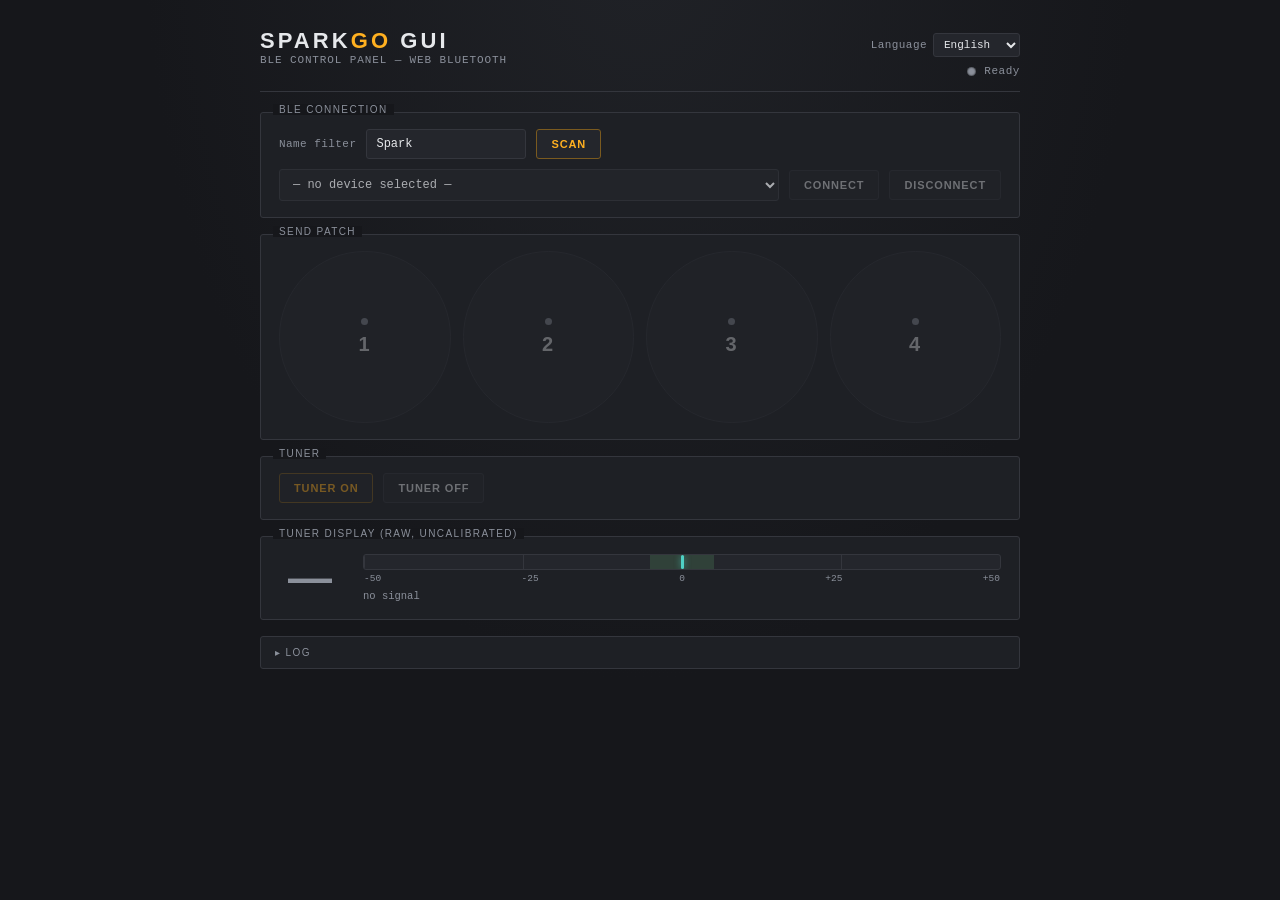
<file: docs/index.html>
<!DOCTYPE html>
<html lang="en">
<head>
<meta charset="UTF-8">
<meta name="viewport" content="width=device-width, initial-scale=1.0">
<title>Spark GO GUI</title>
<link rel="stylesheet" href="css/style.css">
</head>
<body>
<div class="rack">

  <header>
    <div>
      <h1>Spark<span>GO</span> GUI</h1>
      <div class="subtitle" data-i18n="subtitle">BLE control panel - Web Bluetooth</div>
    </div>
    <div class="header-right">
      <div class="lang-row">
        <label for="langSelect" data-i18n="label_language">Language</label>
        <select id="langSelect">
          <option value="en">English</option>
          <option value="it">Italiano</option>
        </select>
      </div>
      <div class="led-row">
        <div class="led" id="statusLed"></div>
        <div class="status-text" id="statusText">Ready</div>
      </div>
    </div>
  </header>

  <div class="panel" data-label="BLE connection" data-i18n-label="panel_connection">
    <div class="row">
      <label data-i18n="label_name_filter">Name filter</label>
      <input type="text" id="nameFilter" class="filter" value="Spark">
      <button id="btnScan" class="primary" data-i18n="btn_scan">Scan</button>
    </div>
    <div class="row">
      <select id="deviceSelect" disabled>
        <option value="" data-i18n="option_no_device">- no device selected -</option>
      </select>
      <button id="btnConnect" disabled data-i18n="btn_connect">Connect</button>
      <button id="btnDisconnect" class="danger" disabled data-i18n="btn_disconnect">Disconnect</button>
    </div>
  </div>

  <div class="panel" data-label="Send patch" data-i18n-label="panel_send_patch">
    <div class="footswitches">
      <button class="fsw" data-patch="1" disabled><span class="dot"></span>1</button>
      <button class="fsw" data-patch="2" disabled><span class="dot"></span>2</button>
      <button class="fsw" data-patch="3" disabled><span class="dot"></span>3</button>
      <button class="fsw" data-patch="4" disabled><span class="dot"></span>4</button>
    </div>
  </div>

  <div class="panel" data-label="Tuner" data-i18n-label="panel_tuner">
    <div class="row">
      <button id="btnTunerOn" class="primary" disabled data-i18n="btn_tuner_on">Tuner ON</button>
      <button id="btnTunerOff" class="danger" disabled data-i18n="btn_tuner_off">Tuner OFF</button>
    </div>
  </div>

  <div class="panel" data-label="Tuner display (raw, uncalibrated)" data-i18n-label="panel_tuner_display">
    <div class="tuner-display">
      <div class="tuner-note idle" id="tunerNote">&mdash;</div>
      <div class="tuner-gauge">
        <div class="tuner-bar">
          <div class="zone"></div>
          <div class="tick" style="left:0%"></div>
          <div class="tick" style="left:25%"></div>
          <div class="tick" style="left:50%"></div>
          <div class="tick" style="left:75%"></div>
          <div class="tick" style="left:100%"></div>
          <div class="needle" id="tunerNeedle"></div>
        </div>
        <div class="tuner-scale">
          <span>-50</span><span>-25</span><span>0</span><span>+25</span><span>+50</span>
        </div>
        <div class="tuner-raw" id="tunerRaw" data-i18n="tuner_no_signal">no signal</div>
      </div>
    </div>
  </div>

  <details class="log-panel">
    <summary data-i18n="log_title">Log</summary>
    <div id="log"></div>
  </details>

</div>

<script src="js/i18n.js"></script>
<script src="js/protocol.js"></script>
<script src="js/app.js"></script>
</body>
</html>
</file>
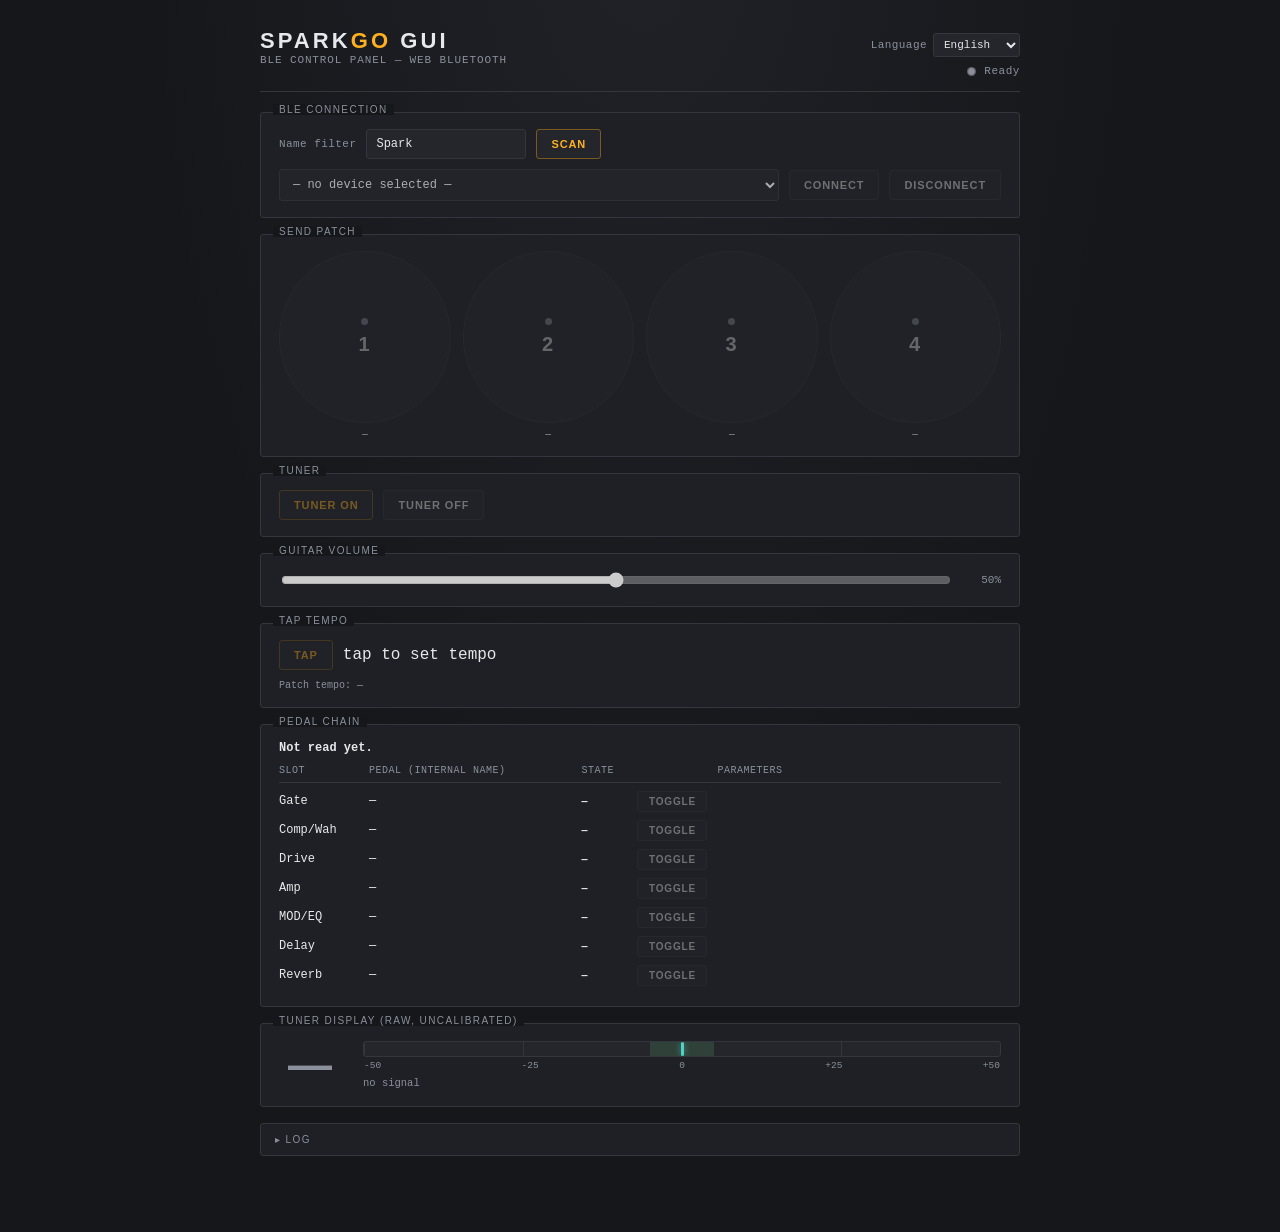
<file: web/index.html>
<!DOCTYPE html>
<html lang="en">
<head>
<meta charset="UTF-8">
<meta name="viewport" content="width=device-width, initial-scale=1.0">
<title>Spark GO GUI</title>
<link rel="stylesheet" href="css/style.css">
</head>
<body>
<div class="rack">

  <header>
    <div>
      <h1>Spark<span>GO</span> GUI</h1>
      <div class="subtitle" data-i18n="subtitle">BLE control panel - Web Bluetooth</div>
    </div>
    <div class="header-right">
      <div class="lang-row">
        <label for="langSelect" data-i18n="label_language">Language</label>
        <select id="langSelect">
          <option value="en">English</option>
          <option value="it">Italiano</option>
        </select>
      </div>
      <div class="led-row">
        <div class="led" id="statusLed"></div>
        <div class="status-text" id="statusText">Ready</div>
      </div>
    </div>
  </header>

  <div class="panel" data-label="BLE connection" data-i18n-label="panel_connection">
    <div class="row">
      <label data-i18n="label_name_filter">Name filter</label>
      <input type="text" id="nameFilter" class="filter" value="Spark">
      <button id="btnScan" class="primary" data-i18n="btn_scan">Scan</button>
    </div>
    <div class="row">
      <select id="deviceSelect" disabled>
        <option value="" data-i18n="option_no_device">- no device selected -</option>
      </select>
      <button id="btnConnect" disabled data-i18n="btn_connect">Connect</button>
      <button id="btnDisconnect" class="danger" disabled data-i18n="btn_disconnect">Disconnect</button>
    </div>
  </div>

  <div class="panel" data-label="Send patch" data-i18n-label="panel_send_patch">
    <div class="footswitches">
      <div class="fsw-cell">
        <button class="fsw" data-patch="1" disabled><span class="dot"></span>1</button>
        <div class="fsw-name" id="patchName0">—</div>
      </div>
      <div class="fsw-cell">
        <button class="fsw" data-patch="2" disabled><span class="dot"></span>2</button>
        <div class="fsw-name" id="patchName1">—</div>
      </div>
      <div class="fsw-cell">
        <button class="fsw" data-patch="3" disabled><span class="dot"></span>3</button>
        <div class="fsw-name" id="patchName2">—</div>
      </div>
      <div class="fsw-cell">
        <button class="fsw" data-patch="4" disabled><span class="dot"></span>4</button>
        <div class="fsw-name" id="patchName3">—</div>
      </div>
    </div>
  </div>

  <div class="panel" data-label="Tuner" data-i18n-label="panel_tuner">
    <div class="row">
      <button id="btnTunerOn" class="primary" disabled data-i18n="btn_tuner_on">Tuner ON</button>
      <button id="btnTunerOff" class="danger" disabled data-i18n="btn_tuner_off">Tuner OFF</button>
    </div>
  </div>

  <div class="panel" data-label="Guitar volume" data-i18n-label="panel_mixer">
    <div class="row mixer-row">
      <input type="range" id="guitarVolume" min="0" max="1" step="0.01" value="0.5" disabled>
      <span id="guitarVolumeLabel">50%</span>
    </div>
  </div>

  <div class="panel" data-label="Tap tempo" data-i18n-label="panel_tap_tempo">
    <div class="row">
      <button id="btnTapTempo" class="primary" disabled data-i18n="btn_tap">TAP</button>
      <span id="tapTempoDisplay" data-i18n="tap_tempo_none">tap to set tempo</span>
    </div>
    <div class="panel-note" id="patchBpmNote" data-i18n="patch_bpm_unknown">Patch tempo: —</div>
  </div>

  <div class="panel" data-label="Pedal chain" data-i18n-label="panel_chain">
    <div class="chain-preset" id="chainPresetLabel" data-i18n="chain_none">Not read yet.</div>
    <div class="chain-header-row">
      <div data-i18n="chain_header_slot">Slot</div>
      <div data-i18n="chain_header_pedal">Pedal (internal name)</div>
      <div data-i18n="chain_header_state">State</div>
      <div></div>
      <div data-i18n="chain_header_params">Parameters</div>
    </div>
    <div id="chainRows"></div>
  </div>

  <div class="panel" data-label="Tuner display (raw, uncalibrated)" data-i18n-label="panel_tuner_display">
    <div class="tuner-display">
      <div class="tuner-note idle" id="tunerNote">&mdash;</div>
      <div class="tuner-gauge">
        <div class="tuner-bar">
          <div class="zone"></div>
          <div class="tick" style="left:0%"></div>
          <div class="tick" style="left:25%"></div>
          <div class="tick" style="left:50%"></div>
          <div class="tick" style="left:75%"></div>
          <div class="tick" style="left:100%"></div>
          <div class="needle" id="tunerNeedle"></div>
        </div>
        <div class="tuner-scale">
          <span>-50</span><span>-25</span><span>0</span><span>+25</span><span>+50</span>
        </div>
        <div class="tuner-raw" id="tunerRaw" data-i18n="tuner_no_signal">no signal</div>
      </div>
    </div>
  </div>

  <details class="log-panel">
    <summary data-i18n="log_title">Log</summary>
    <div class="log-actions">
      <button id="btnLogExport" data-i18n="log_export">Export</button>
      <button id="btnLogClear" data-i18n="log_clear">Clear</button>
    </div>
    <div id="log"></div>
  </details>

</div>

<script src="js/i18n.js"></script>
<script src="js/protocol.js"></script>
<script src="js/app.js"></script>
</body>
</html>
</file>
<file: docs/css/style.css>
:root{
  --font-display: "Arial Narrow", "Helvetica Neue Condensed", "Segoe UI Semibold", Arial, sans-serif;
  --font-mono: ui-monospace, "SF Mono", "Cascadia Code", "Consolas", "Liberation Mono", Menlo, monospace;
  --bg: #16171b;
  --panel: #1e2025;
  --panel-raised: #24262c;
  --line: #34363d;
  --text: #e6e8eb;
  --muted: #8b909b;
  --amber: #ffb020;
  --amber-dim: #7a5a1f;
  --red: #ef5b5b;
  --green: #6fcf7a;
  --teal: #4fd1c5;
  --radius: 3px;
}
*{ box-sizing: border-box; }
body{
  margin:0;
  background: radial-gradient(ellipse at 50% -10%, #202227 0%, var(--bg) 55%);
  color: var(--text);
  font-family: var(--font-mono);
  min-height:100vh;
  padding: 28px 16px 60px;
}
.rack{ max-width: 760px; margin: 0 auto; }
header{
  display:flex; align-items:baseline; justify-content:space-between;
  border-bottom: 1px solid var(--line); padding-bottom: 14px; margin-bottom: 20px;
}
h1{
  font-family: var(--font-display); font-weight:700; font-size: 22px;
  letter-spacing: 0.14em; text-transform: uppercase; margin:0; color: var(--text);
}
h1 span{ color: var(--amber); }
.subtitle{ font-size: 11px; color: var(--muted); letter-spacing: 0.08em; text-transform: uppercase; }
.led-row{ display:flex; align-items:center; gap:8px; }
.led{ width:9px; height:9px; border-radius:50%; background: var(--muted); box-shadow: inset 0 0 2px #000; }
.led.on{ background: var(--green); box-shadow: 0 0 8px var(--green), inset 0 0 2px #033; }
.led.err{ background: var(--red); box-shadow: 0 0 8px var(--red); }
.led.busy{ background: var(--amber); box-shadow: 0 0 8px var(--amber); animation: pulse 1s infinite; }
@keyframes pulse{ 50%{ opacity:.35; } }
.status-text{ font-size: 11px; color: var(--muted); letter-spacing:0.05em; }
.header-right{ display:flex; flex-direction:column; align-items:flex-end; gap:8px; }
.lang-row{ display:flex; align-items:center; gap:6px; }
.lang-row label{ font-size:11px; color:var(--muted); letter-spacing:0.04em; }
.lang-row select{ flex: none; min-width: 0; padding: 4px 6px; font-size: 11px; }

.panel{
  background: var(--panel); border: 1px solid var(--line); border-radius: var(--radius);
  padding: 16px 18px; margin-bottom: 16px; position: relative;
}
.panel::before{
  content: attr(data-label); position:absolute; top:-9px; left:12px;
  background: var(--bg); padding: 0 6px; font-family: var(--font-display);
  font-size: 10px; letter-spacing: 0.14em; text-transform: uppercase; color: var(--muted);
}

.row{ display:flex; gap:10px; flex-wrap:wrap; align-items:center; margin-bottom:10px; }
.row:last-child{ margin-bottom:0; }
label{ font-size:11px; color:var(--muted); letter-spacing:0.04em; white-space:nowrap; }
input[type=text]{
  background: var(--panel-raised); border: 1px solid var(--line); color: var(--text);
  font-family: var(--font-mono); font-size: 12px; padding: 7px 9px; border-radius: var(--radius); outline:none;
}
input[type=text]:focus{ border-color: var(--amber-dim); }
input.filter{ width: 160px; }

button{
  background: var(--panel-raised); border: 1px solid var(--line); color: var(--text);
  font-family: var(--font-display); font-weight:600; font-size: 11px; letter-spacing: 0.08em;
  text-transform: uppercase; padding: 8px 14px; border-radius: var(--radius); cursor: pointer;
  transition: border-color .15s, color .15s;
}
button:hover:not(:disabled){ border-color: var(--amber-dim); color: var(--amber); }
button:active:not(:disabled){ transform: translateY(1px); }
button:disabled{ opacity:.4; cursor:not-allowed; }
button.primary{ border-color: var(--amber-dim); color: var(--amber); }
button.danger:hover:not(:disabled){ border-color: #7a2c2c; color: var(--red); }

select{
  background: var(--panel-raised); border: 1px solid var(--line); color: var(--text);
  font-family: var(--font-mono); font-size: 12px; padding: 7px 9px; border-radius: var(--radius);
  flex: 1; min-width: 200px;
}

.footswitches{ display:flex; gap:12px; }
.fsw{
  flex:1; display:flex; flex-direction:column; align-items:center; gap:8px;
  background: var(--panel-raised); border: 1px solid var(--line); border-radius: 50%;
  aspect-ratio: 1; justify-content:center; cursor:pointer; font-family: var(--font-display);
  font-weight:700; font-size: 20px; color: var(--text); transition: box-shadow .1s, border-color .1s;
}
.fsw:hover:not(:disabled){ border-color: var(--amber-dim); }
.fsw:active:not(:disabled){ box-shadow: 0 0 0 3px var(--amber-dim) inset; }
.fsw:disabled{ opacity:.35; cursor:not-allowed; }
.fsw .dot{ width:7px; height:7px; border-radius:50%; background: var(--muted); }
.fsw.flash .dot{ background: var(--amber); box-shadow: 0 0 8px var(--amber); }

.log-panel{
  background: var(--panel); border: 1px solid var(--line); border-radius: var(--radius);
  margin-bottom: 16px;
}
.log-panel summary{
  cursor: pointer; padding: 10px 14px; font-family: var(--font-display);
  font-size: 10px; letter-spacing: 0.14em; text-transform: uppercase;
  color: var(--muted); outline: none; list-style: none;
}
.log-panel summary::-webkit-details-marker{ display: none; }
.log-panel summary::before{ content: "\25b8  "; }
.log-panel[open] summary::before{ content: "\25be  "; }
.log-panel[open] summary{ border-bottom: 1px solid var(--line); }
#log{
  background: #101114; margin: 12px 14px 14px; border: 1px solid var(--line); border-radius: var(--radius);
  height: 260px; overflow-y: auto; padding: 10px 12px; font-size: 11.5px;
  line-height: 1.6; white-space: pre-wrap; word-break: break-all;
}
.l-tx{ color: var(--amber); }
.l-rx{ color: var(--muted); }
.l-err{ color: var(--red); }
.l-info{ color: var(--muted); }

a{ color: var(--amber); }

.tuner-display{ display:flex; align-items:center; gap:20px; }
.tuner-note{
  font-family: var(--font-display);
  font-weight:700;
  font-size: 44px;
  letter-spacing: 0.05em;
  color: var(--amber);
  min-width: 64px;
  text-align:center;
}
.tuner-note.idle{ color: var(--muted); }
.tuner-gauge{ flex:1; }
.tuner-bar{
  position:relative;
  height: 16px;
  background: var(--panel-raised);
  border: 1px solid var(--line);
  border-radius: var(--radius);
  overflow:hidden;
}
.tuner-bar .zone{
  position:absolute;
  top:0; bottom:0; left:45%;
  width:10%;
  background: rgba(111,207,122,0.16);
}
.tuner-bar .tick{
  position:absolute;
  top:0; bottom:0;
  width:1px;
  background: var(--line);
}
.tuner-bar .needle{
  position:absolute;
  top:0; bottom:0; left:50%;
  width:3px;
  margin-left:-1.5px;
  border-radius:2px;
  background: var(--teal);
  box-shadow: 0 0 6px rgba(79,209,197,0.6);
  transition: left .08s linear, background .1s linear;
}
.tuner-bar .needle.centered{ background: var(--green); box-shadow: 0 0 8px rgba(111,207,122,0.8); }
.tuner-scale{
  display:flex;
  justify-content:space-between;
  font-size: 9.5px;
  color: var(--muted);
  padding: 3px 1px 0;
}
.tuner-raw{
  font-size: 10.5px;
  color: var(--muted);
  margin-top: 6px;
}
</file>
<file: web/css/style.css>
:root{
  --font-display: "Arial Narrow", "Helvetica Neue Condensed", "Segoe UI Semibold", Arial, sans-serif;
  --font-mono: ui-monospace, "SF Mono", "Cascadia Code", "Consolas", "Liberation Mono", Menlo, monospace;
  --bg: #16171b;
  --panel: #1e2025;
  --panel-raised: #24262c;
  --line: #34363d;
  --text: #e6e8eb;
  --muted: #8b909b;
  --amber: #ffb020;
  --amber-dim: #7a5a1f;
  --red: #ef5b5b;
  --green: #6fcf7a;
  --teal: #4fd1c5;
  --radius: 3px;
}
*{ box-sizing: border-box; }
body{
  margin:0;
  background: radial-gradient(ellipse at 50% -10%, #202227 0%, var(--bg) 55%);
  color: var(--text);
  font-family: var(--font-mono);
  min-height:100vh;
  padding: 28px 16px 60px;
}
.rack{ max-width: 760px; margin: 0 auto; }
header{
  display:flex; align-items:baseline; justify-content:space-between;
  border-bottom: 1px solid var(--line); padding-bottom: 14px; margin-bottom: 20px;
}
h1{
  font-family: var(--font-display); font-weight:700; font-size: 22px;
  letter-spacing: 0.14em; text-transform: uppercase; margin:0; color: var(--text);
}
h1 span{ color: var(--amber); }
.subtitle{ font-size: 11px; color: var(--muted); letter-spacing: 0.08em; text-transform: uppercase; }
.led-row{ display:flex; align-items:center; gap:8px; }
.led{ width:9px; height:9px; border-radius:50%; background: var(--muted); box-shadow: inset 0 0 2px #000; }
.led.on{ background: var(--green); box-shadow: 0 0 8px var(--green), inset 0 0 2px #033; }
.led.err{ background: var(--red); box-shadow: 0 0 8px var(--red); }
.led.busy{ background: var(--amber); box-shadow: 0 0 8px var(--amber); animation: pulse 1s infinite; }
@keyframes pulse{ 50%{ opacity:.35; } }
.status-text{ font-size: 11px; color: var(--muted); letter-spacing:0.05em; }
.header-right{ display:flex; flex-direction:column; align-items:flex-end; gap:8px; }
.lang-row{ display:flex; align-items:center; gap:6px; }
.lang-row label{ font-size:11px; color:var(--muted); letter-spacing:0.04em; }
.lang-row select{ flex: none; min-width: 0; padding: 4px 6px; font-size: 11px; }

.panel{
  background: var(--panel); border: 1px solid var(--line); border-radius: var(--radius);
  padding: 16px 18px; margin-bottom: 16px; position: relative;
}
.panel::before{
  content: attr(data-label); position:absolute; top:-9px; left:12px;
  background: var(--bg); padding: 0 6px; font-family: var(--font-display);
  font-size: 10px; letter-spacing: 0.14em; text-transform: uppercase; color: var(--muted);
}

.row{ display:flex; gap:10px; flex-wrap:wrap; align-items:center; margin-bottom:10px; }
.row:last-child{ margin-bottom:0; }
label{ font-size:11px; color:var(--muted); letter-spacing:0.04em; white-space:nowrap; }
input[type=text]{
  background: var(--panel-raised); border: 1px solid var(--line); color: var(--text);
  font-family: var(--font-mono); font-size: 12px; padding: 7px 9px; border-radius: var(--radius); outline:none;
}
input[type=text]:focus{ border-color: var(--amber-dim); }
input.filter{ width: 160px; }

button{
  background: var(--panel-raised); border: 1px solid var(--line); color: var(--text);
  font-family: var(--font-display); font-weight:600; font-size: 11px; letter-spacing: 0.08em;
  text-transform: uppercase; padding: 8px 14px; border-radius: var(--radius); cursor: pointer;
  transition: border-color .15s, color .15s;
}
button:hover:not(:disabled){ border-color: var(--amber-dim); color: var(--amber); }
button:active:not(:disabled){ transform: translateY(1px); }
button:disabled{ opacity:.4; cursor:not-allowed; }
button.primary{ border-color: var(--amber-dim); color: var(--amber); }
button.danger:hover:not(:disabled){ border-color: #7a2c2c; color: var(--red); }

select{
  background: var(--panel-raised); border: 1px solid var(--line); color: var(--text);
  font-family: var(--font-mono); font-size: 12px; padding: 7px 9px; border-radius: var(--radius);
  flex: 1; min-width: 200px;
}

.mixer-row input[type=range]{ flex: 1; accent-color: var(--amber); }
.mixer-row span{ width: 38px; text-align: right; font-size: 11px; color: var(--muted); flex: none; }
.panel-note{ font-size: 10px; color: var(--muted); margin-top: 10px; }

.footswitches{ display:flex; gap:12px; }
.fsw-cell{ flex:1; display:flex; flex-direction:column; align-items:center; gap:6px; min-width:0; }
.fsw{
  width:100%; display:flex; flex-direction:column; align-items:center; gap:8px;
  background: var(--panel-raised); border: 1px solid var(--line); border-radius: 50%;
  aspect-ratio: 1; justify-content:center; cursor:pointer; font-family: var(--font-display);
  font-weight:700; font-size: 20px; color: var(--text); transition: box-shadow .1s, border-color .1s;
}
.fsw:hover:not(:disabled){ border-color: var(--amber-dim); }
.fsw:active:not(:disabled){ box-shadow: 0 0 0 3px var(--amber-dim) inset; }
.fsw:disabled{ opacity:.35; cursor:not-allowed; }
.fsw .dot{ width:7px; height:7px; border-radius:50%; background: var(--muted); }
.fsw.flash .dot{ background: var(--amber); box-shadow: 0 0 8px var(--amber); }
.fsw-name{
  font-size: 10px; color: var(--muted); text-align:center; white-space:nowrap;
  overflow:hidden; text-overflow:ellipsis; max-width:100%;
}

.log-panel{
  background: var(--panel); border: 1px solid var(--line); border-radius: var(--radius);
  margin-bottom: 16px;
}
.log-panel summary{
  cursor: pointer; padding: 10px 14px; font-family: var(--font-display);
  font-size: 10px; letter-spacing: 0.14em; text-transform: uppercase;
  color: var(--muted); outline: none; list-style: none;
}
.log-panel summary::-webkit-details-marker{ display: none; }
.log-panel summary::before{ content: "\25b8  "; }
.log-panel[open] summary::before{ content: "\25be  "; }
.log-panel[open] summary{ border-bottom: 1px solid var(--line); }
.log-actions{
  display: flex; justify-content: flex-end; gap: 6px;
  padding: 10px 14px 0;
}
.log-actions button{ padding: 5px 10px; font-size: 10px; }
#log{
  background: #101114; margin: 12px 14px 14px; border: 1px solid var(--line); border-radius: var(--radius);
  height: 260px; overflow-y: auto; padding: 10px 12px; font-size: 11.5px;
  line-height: 1.6; white-space: pre-wrap; word-break: break-all;
}
.l-tx{ color: var(--amber); }
.l-rx{ color: var(--muted); }
.l-err{ color: var(--red); }
.l-info{ color: var(--muted); }

a{ color: var(--amber); }

.tuner-display{ display:flex; align-items:center; gap:20px; }
.tuner-note{
  font-family: var(--font-display);
  font-weight:700;
  font-size: 44px;
  letter-spacing: 0.05em;
  color: var(--amber);
  min-width: 64px;
  text-align:center;
}
.tuner-note.idle{ color: var(--muted); }
.tuner-gauge{ flex:1; }
.tuner-bar{
  position:relative;
  height: 16px;
  background: var(--panel-raised);
  border: 1px solid var(--line);
  border-radius: var(--radius);
  overflow:hidden;
}
.tuner-bar .zone{
  position:absolute;
  top:0; bottom:0; left:45%;
  width:10%;
  background: rgba(111,207,122,0.16);
}
.tuner-bar .tick{
  position:absolute;
  top:0; bottom:0;
  width:1px;
  background: var(--line);
}
.tuner-bar .needle{
  position:absolute;
  top:0; bottom:0; left:50%;
  width:3px;
  margin-left:-1.5px;
  border-radius:2px;
  background: var(--teal);
  box-shadow: 0 0 6px rgba(79,209,197,0.6);
  transition: left .08s linear, background .1s linear;
}
.tuner-bar .needle.centered{ background: var(--green); box-shadow: 0 0 8px rgba(111,207,122,0.8); }
.tuner-scale{
  display:flex;
  justify-content:space-between;
  font-size: 9.5px;
  color: var(--muted);
  padding: 3px 1px 0;
}
.tuner-raw{
  font-size: 10.5px;
  color: var(--muted);
  margin-top: 6px;
}

.chain-preset{
  font-size: 12px;
  font-weight: 600;
  margin-bottom: 10px;
}
.chain-header-row, .chain-row{
  display: grid;
  grid-template-columns: 80px 1fr 46px 70px 1.4fr;
  gap: 10px;
  align-items: center;
}
.chain-header-row{
  font-size: 10px;
  letter-spacing: 0.05em;
  text-transform: uppercase;
  color: var(--muted);
  padding-bottom: 6px;
  border-bottom: 1px solid var(--line);
  margin-bottom: 4px;
}
.chain-row{
  padding: 4px 0;
  font-size: 12px;
}
.chain-row button{
  padding: 4px 8px;
  font-size: 10px;
}
.chain-state{
  font-size: 10px;
  font-weight: 700;
  letter-spacing: 0.05em;
}
.chain-state.on{ color: var(--green); }
.chain-state.off{ color: var(--muted); }
.chain-params{
  font-size: 10.5px;
  color: var(--muted);
  white-space: nowrap;
  overflow-x: auto;
}
</file>
